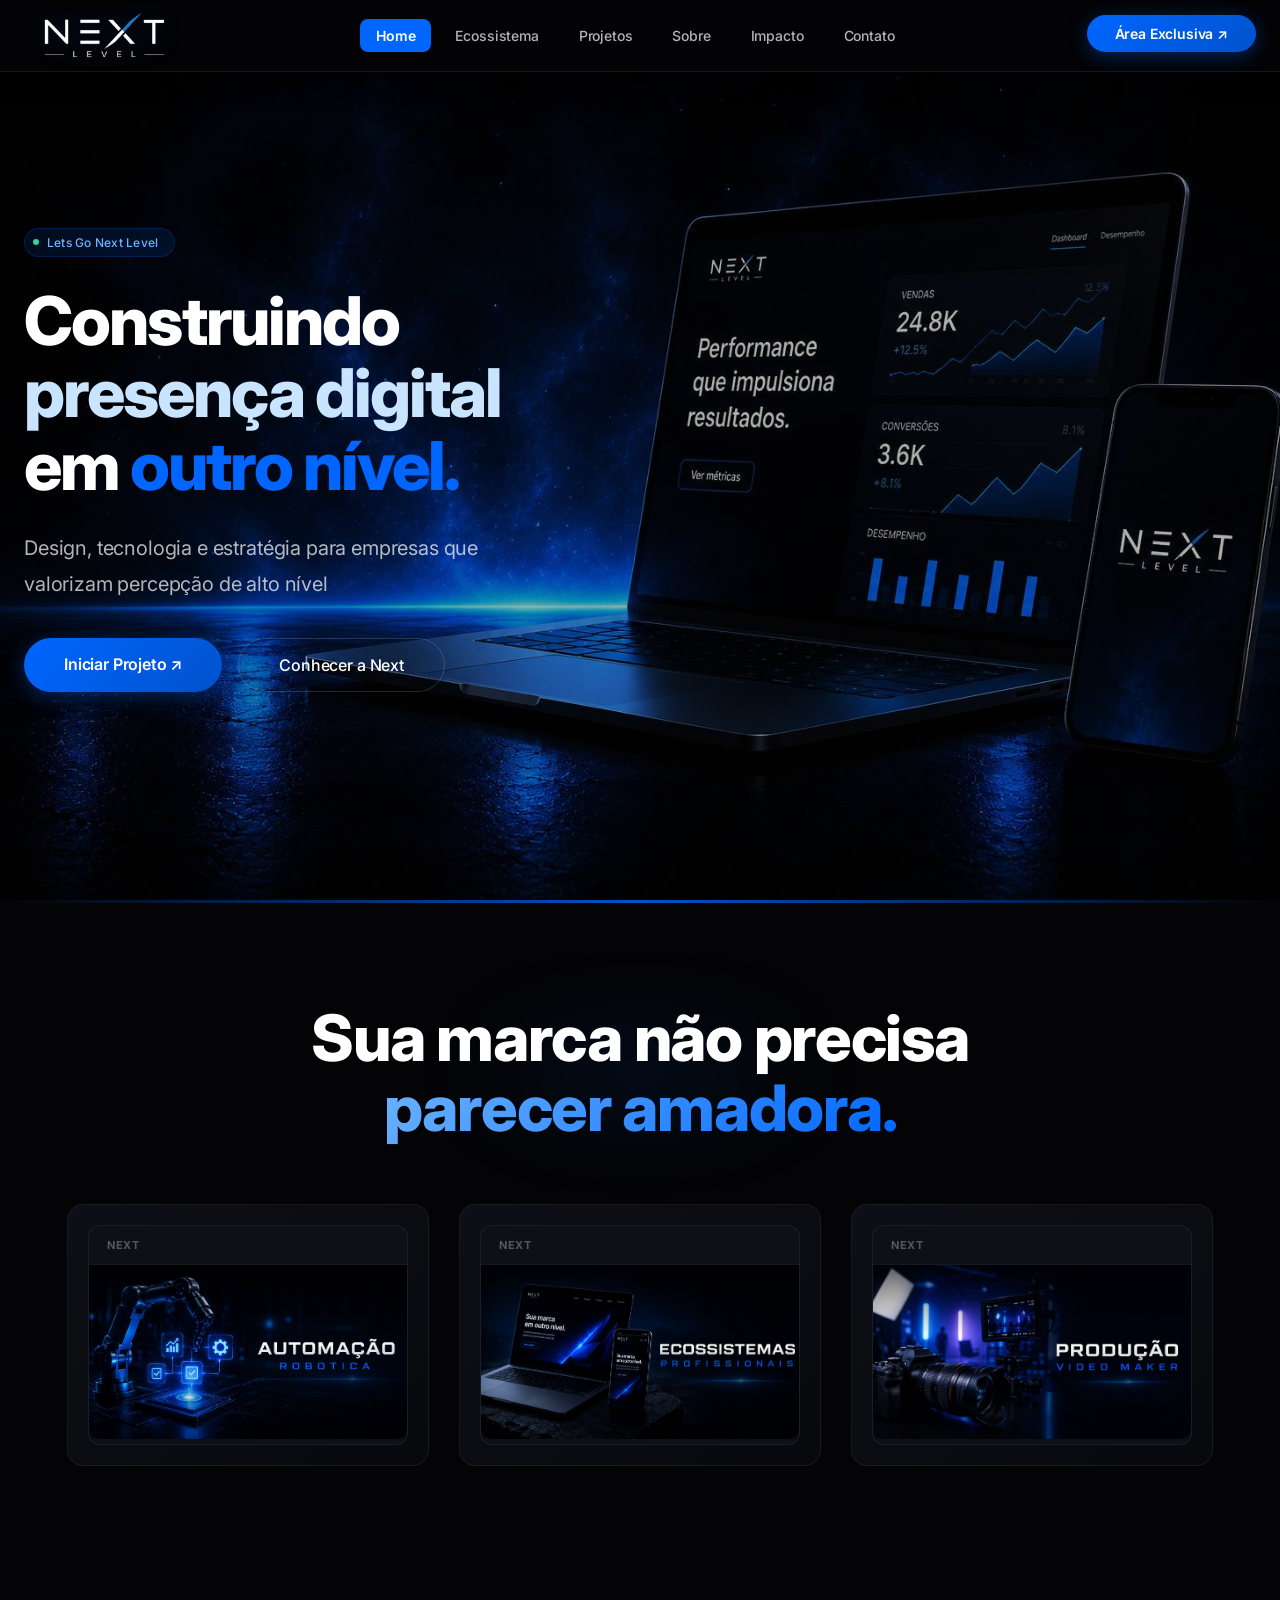
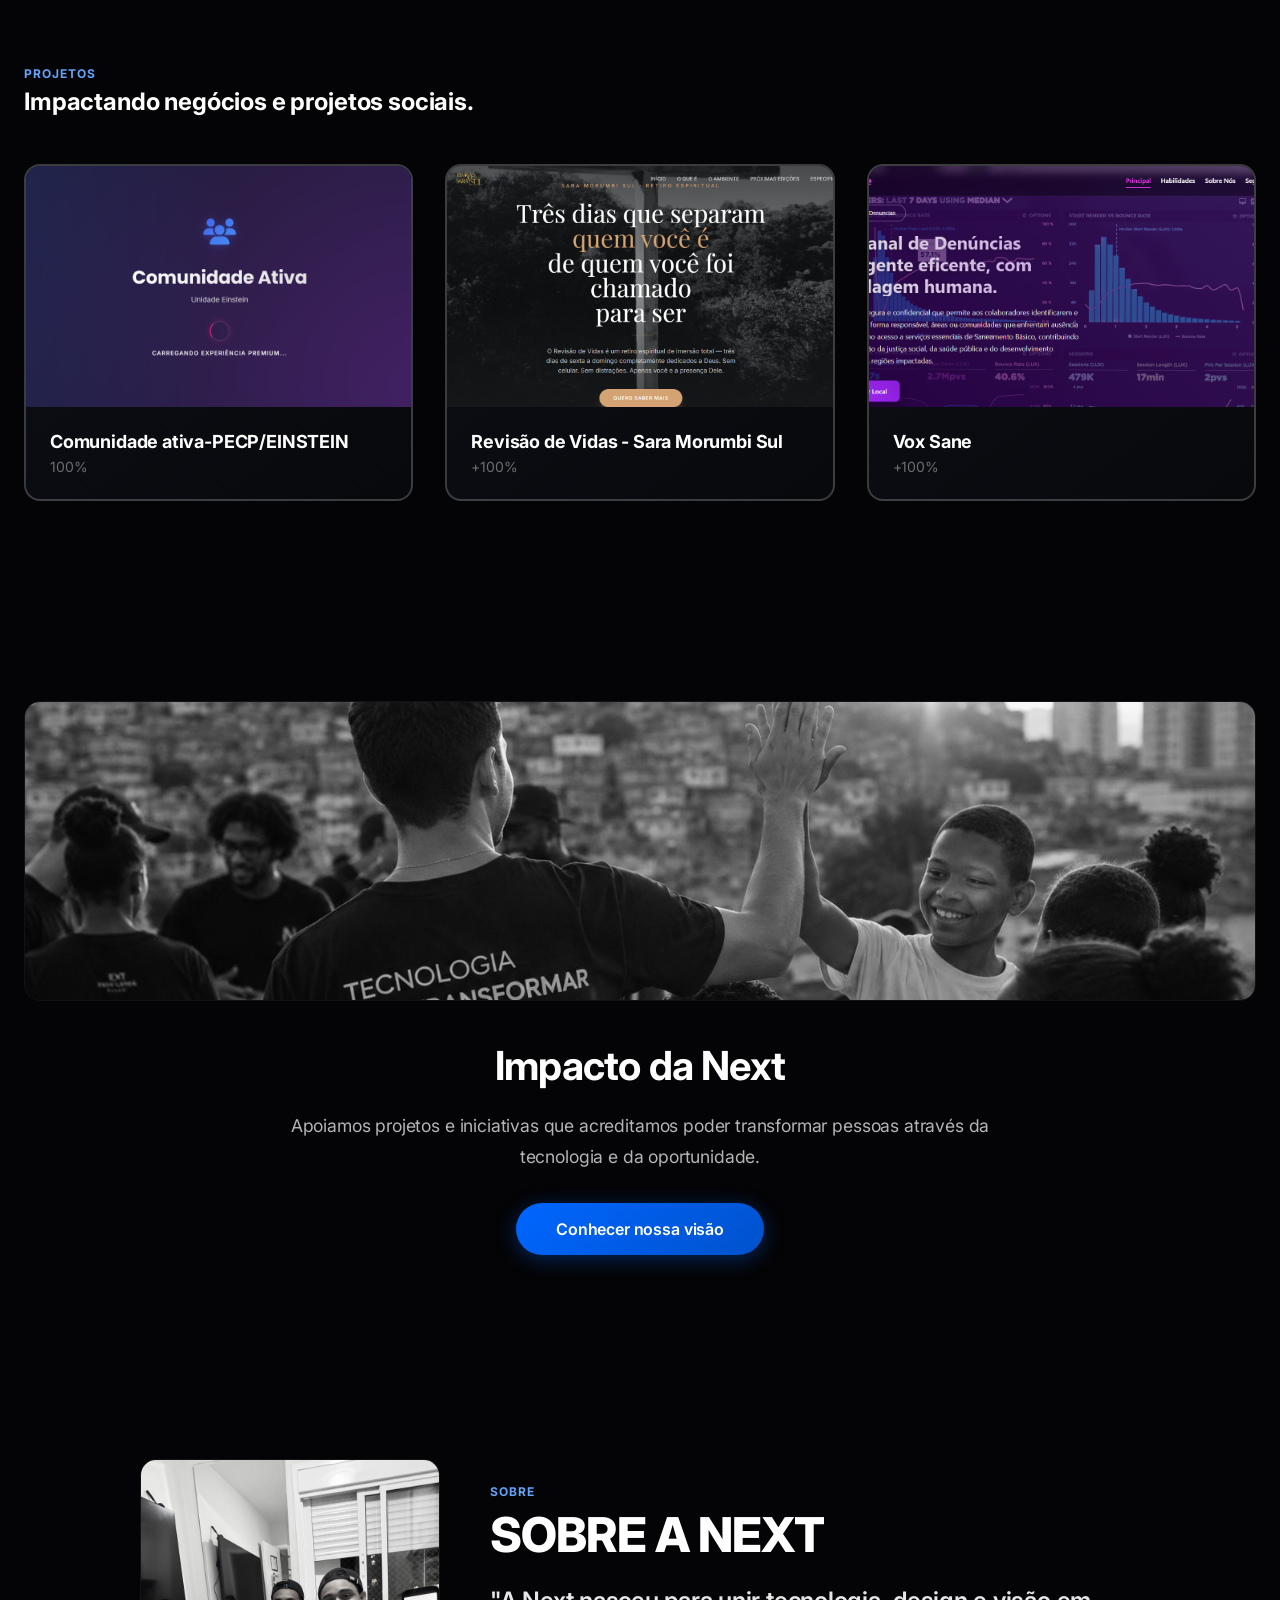
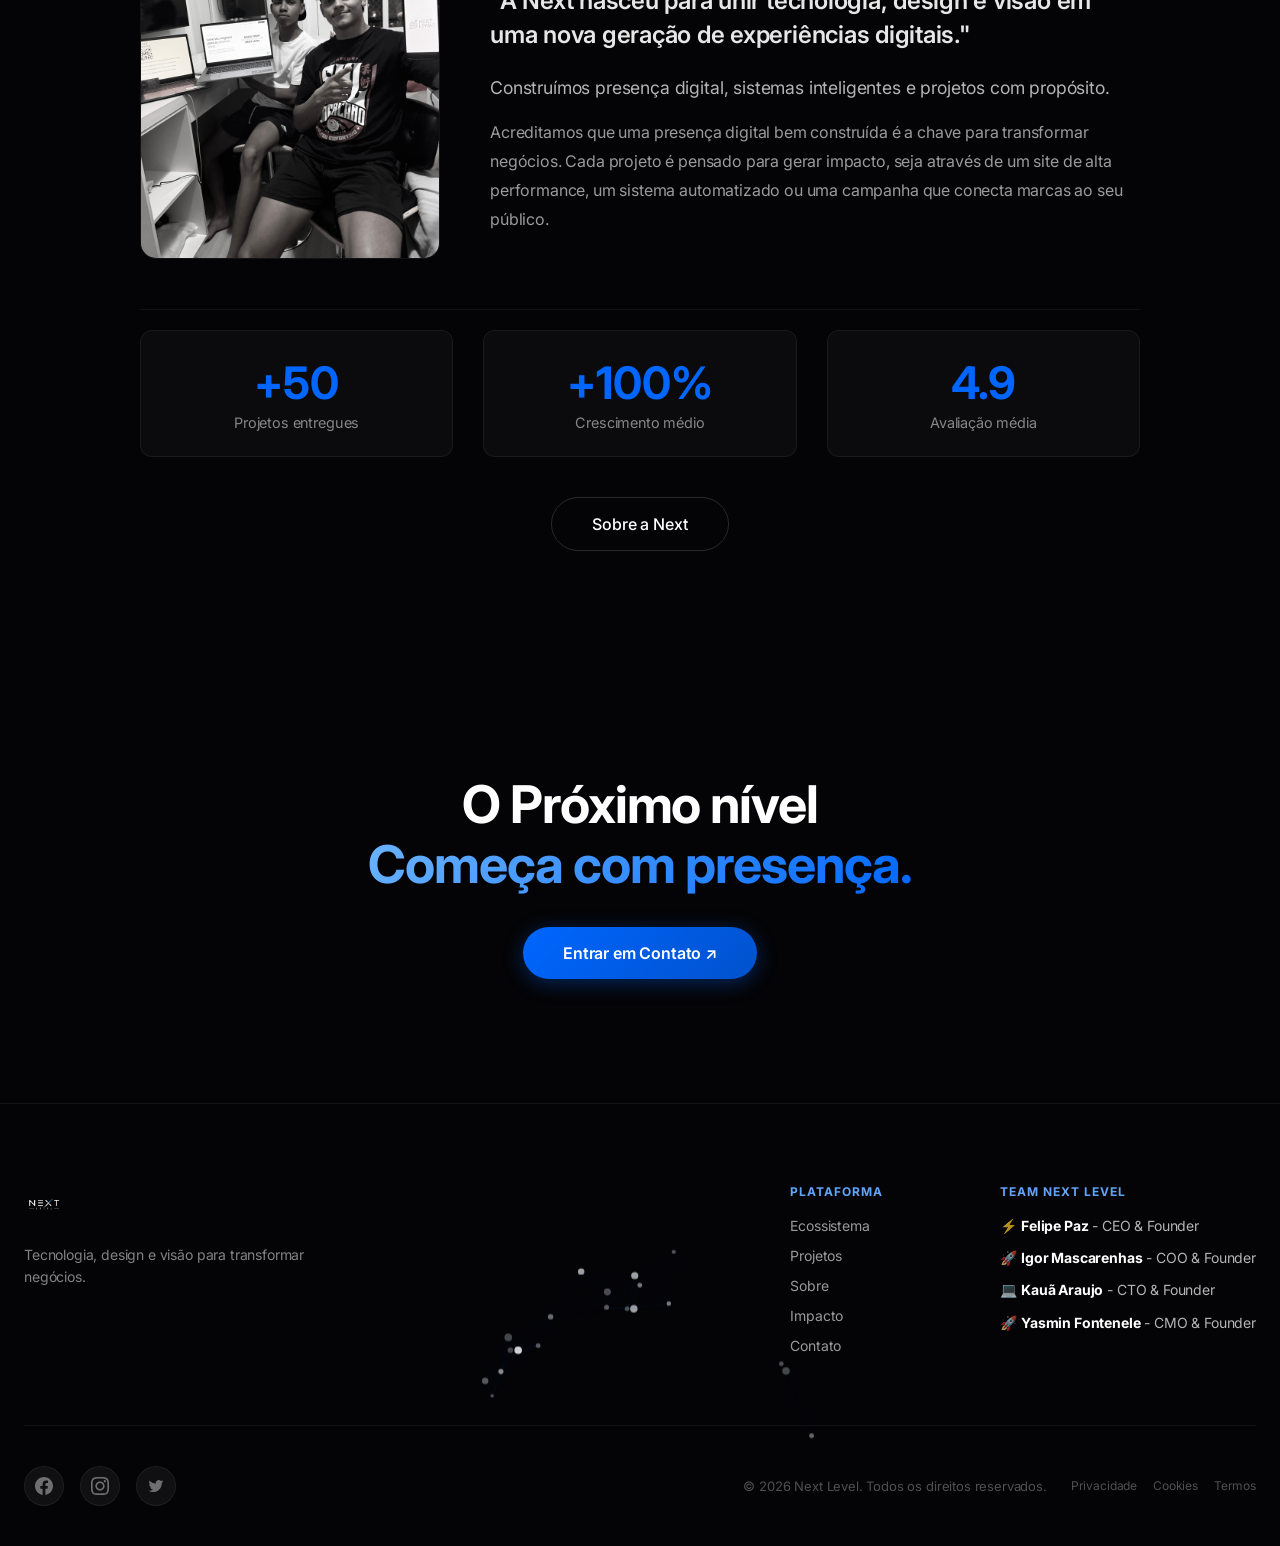
<file: index.html>
<!DOCTYPE html>
<html lang="pt-br">
<head>
    <meta charset="UTF-8">
    <meta name="viewport" content="width=device-width, initial-scale=1.0">
    <title>Next Level Group - Transformação Digital</title>
    
    <!-- Fontes Profissionais -->
    <link rel="preconnect" href="https://fonts.googleapis.com">
    <link rel="preconnect" href="https://fonts.gstatic.com" crossorigin>
    <link href="https://fonts.googleapis.com/css2?family=Inter:wght@300;400;500;600;700;800;900&display=swap" rel="stylesheet">
    
    <!-- CSS -->
    <link rel="stylesheet" href="style.css">
</head>
<body>

    <!-- NAVBAR -->
    <nav class="navbar" id="navbar">
        <div class="nav-container">
            <div class="logo-wrapper">
                <img src="nl.png" alt="Next Level Group" class="logo-img">
            </div>

            <div class="nav-links" id="navLinks">
                <a href="#servicos" class="nav-link active">Home</a>
                 <a href="eco.html" class="nav-link">Ecossistema</a>
                <a href="pro.html" class="nav-link">Projetos</a>
                <a href="sobre.html" class="nav-link">Sobre</a>
                <a href="imp.html" class="nav-link">Impacto</a>
                <a href="#con.html" class="nav-link">Contato</a>
            </div>

            <div class="nav-cta">
                <a href="#contato" class="btn-primary">Área Exclusiva ↗</a>
            </div>
            
            <button class="menu-toggle" id="menuToggle">
                <span></span>
                <span></span>
                <span></span>
            </button>
        </div>
    </nav>

    <!-- MAIN -->
    <main>
        
        <!-- HERO SECTION -->
        <section id="hero" class="hero-section reveal">
            <div class="hero-overlay-light"></div>
            
            <div class="hero-content">
                <div class="hero-text">
                    <div class="hero-badge fade-in fade-in-delay-1">
                        <span class="hero-badge-dot"></span>
                        Lets Go Next Level
                    </div>
                    
                    <h1 class="hero-title fade-in fade-in-delay-2">
                        Construindo  <br>
                        <span class="text-blue-light">presença digital</span> <br>
                        em <span class="text-brand-accent">outro nível.</span> <br>
                    </h1>
                    
                    <p class="hero-subtitle fade-in fade-in-delay-3">
                        Design, tecnologia e estratégia para empresas que valorizam percepção de alto nível
                    </p>
                    
                    <div class="hero-buttons fade-in fade-in-delay-4">
                        <a href="#contato" class="btn-primary btn-large">Iniciar Projeto ↗</a>
                        <a href="#projetos" class="btn-outline btn-large">Conhecer a Next</a>
                    </div>
                </div>
            </div>
        </section>

        <!-- LINHA AZUL -->
        <div class="divider-line"></div>

        <!-- SEÇÃO DESTAQUE (Sua marca não precisa parecer amadora) -->
        <section id="destaque" class="section-destaque reveal">
            <div class="container">
                <div class="destaque-content">
                    <h2 class="destaque-title fade-in">
                        Sua marca não precisa <br>
                        <span class="text-gradient">parecer amadora.</span>
                    </h2>
                    
                    <div class="destaque-mockups">
                        <!-- Card Esquerdo -->
                        <div class="mockup-card mockup-left fade-in fade-in-delay-1">
                            <div class="mockup-screen">
                                <div class="mockup-header-bar">
                                    <span>NEXT</span>
                                </div>
                                <div class="mockup-body">
                                    <div class="mockup-image-wrapper">
                                        <img src="f2.jpeg" alt="Inovação" class="mockup-image">
                                    </div>
                                </div>
                            </div>
                        </div>
                        
                        <!-- Card Central -->
                        <div class="mockup-card mockup-center fade-in fade-in-delay-2">
                            <div class="mockup-screen">
                                <div class="mockup-header-bar">
                                    <span>NEXT</span>
                                </div>
                                <div class="mockup-body">
                                    <div class="mockup-image-wrapper">
                                        <img src="f1.jpeg" alt="Elevando marcas" class="mockup-image">
                                    </div>
                                </div>
                            </div>
                        </div>
                        
                        <!-- Card Direito -->
                        <div class="mockup-card mockup-right fade-in fade-in-delay-3">
                            <div class="mockup-screen">
                                <div class="mockup-header-bar">
                                    <span>NEXT</span>
                                </div>
                                <div class="mockup-body">
                                    <div class="mockup-image-wrapper">
                                        <img src="f3.jpeg" alt="Excelência" class="mockup-image">
                                    </div>
                                </div>
                            </div>
                        </div>
                    </div>
                </div>
            </div>
        </section>

        <!-- SEÇÃO PROJETOS -->
        <section id="projetos" class="section-projetos reveal">
            <div class="container">
                <div class="section-header-flex fade-in">
                    <div>
                        <span class="label-tag">Projetos</span>
                        <h2 class="section-title">Impactando negócios e projetos sociais.</h2>
                    </div>
                </div>

                <div class="projetos-grid-3">
                    <!-- Projeto 1 -->
                    <a href="https://comunidadeativae.vercel.app/" target="_blank" class="projeto-card-link fade-in fade-in-delay-1">
                        <div class="projeto-card">
                            <div class="projeto-img-wrapper">
                                <div class="projeto-img">
                                    <img src="comunidade ativa.png" alt="comunidade ativa">
                                </div>
                                <div class="projeto-overlay">
                                    <span class="projeto-link-text">Ver Projeto →</span>
                                </div>
                            </div>
                            <div class="projeto-info">
                                <h4 class="projeto-title">Comunidade ativa-PECP/EINSTEIN</h4>
                                <p class="projeto-result">100%</p>
                            </div>
                        </div>
                    </a>

                    <!-- Projeto 2 -->
                    <a href="https://revisaodevidas-saramorumbisul.base44.app/" target="_blank" class="projeto-card-link fade-in fade-in-delay-2">
                        <div class="projeto-card">
                            <div class="projeto-img-wrapper">
                                <div class="projeto-img">
                                    <img src="sara.png" alt="Sara Morumbi sul">
                                </div>
                                <div class="projeto-overlay">
                                    <span class="projeto-link-text">Ver Projeto →</span>
                                </div>
                            </div>
                            <div class="projeto-info">
                                <h4 class="projeto-title">Revisão de Vidas - Sara Morumbi Sul</h4>
                                <p class="projeto-result">+100%</p>
                            </div>
                        </div>
                    </a>

                    <!-- Projeto 3 -->
                    <a href="https://voxsane.vercel.app/" target="_blank" class="projeto-card-link fade-in fade-in-delay-3">
                        <div class="projeto-card">
                            <div class="projeto-img-wrapper">
                                <div class="projeto-img">
                                    <img src="vox.png" alt="Vox Sane">
                                </div>
                                <div class="projeto-overlay">
                                    <span class="projeto-link-text">Ver Projeto →</span>
                                </div>
                            </div>
                            <div class="projeto-info">
                                <h4 class="projeto-title">Vox Sane</h4>
                                <p class="projeto-result">+100%</p>
                            </div>
                        </div>
                    </a>
                </div>
            </div>
        </section>

        <!-- SEÇÃO IMPACTO DA NEXT -->
        <section id="impacto" class="section-impacto reveal">
            <div class="container">
                <div class="impacto-content">
                    <!-- Imagem horizontal no topo -->
                    <div class="impacto-image-wrapper fade-in">
                        <img src="impacto.jpeg" alt="Impacto da Next" class="impacto-image">
                    </div>
                    
                    <!-- Texto abaixo -->
                    <div class="impacto-text-wrapper fade-in fade-in-delay-1">
                        <h2 class="impacto-title">Impacto da Next</h2>
                        <p class="impacto-desc">
                            Apoiamos projetos e iniciativas que acreditamos poder transformar pessoas através da tecnologia e da oportunidade.
                        </p>
                        <a href="#" class="btn-primary btn-large impacto-btn">Conhecer nossa visão</a>
                    </div>
                </div>
            </div>
        </section>

        <!-- SEÇÃO SOBRE A NEXT -->
        <section id="sobre" class="section-sobre reveal">
            <div class="container">
                <div class="sobre-content">
                    <div class="sobre-flex">
                        <!-- Imagem vertical à esquerda -->
                        <div class="sobre-image-wrapper fade-in">
                            <img src="kf.jpeg" alt="Sobre a Next" class="sobre-image">
                        </div>
                        
                        <!-- Texto à direita -->
                        <div class="sobre-text-wrapper fade-in fade-in-delay-1">
                            <div class="sobre-header">
                                <span class="label-tag">Sobre</span>
                                <h2 class="sobre-title">SOBRE A NEXT</h2>
                            </div>
                            
                            <div class="sobre-headline-wrapper">
                                <p class="sobre-headline">
                                    "A Next nasceu para unir tecnologia, design e visão em uma nova geração de experiências digitais."
                                </p>
                            </div>
                            
                            <p class="sobre-desc">
                                Construímos presença digital, sistemas inteligentes e projetos com propósito.
                            </p>
                            
                            <p class="sobre-desc-extra">
                                Acreditamos que uma presença digital bem construída é a chave para transformar negócios. Cada projeto é pensado para gerar impacto, seja através de um site de alta performance, um sistema automatizado ou uma campanha que conecta marcas ao seu público.
                            </p>
                        </div>
                    </div>
                    
                    <!-- Números de projetos entregues abaixo da foto e do texto -->
                    <div class="sobre-numbers-wrapper fade-in fade-in-delay-2">
                        <div class="sobre-info-grid">
                            <div class="sobre-info-item">
                                <div class="sobre-info-number">+50</div>
                                <div class="sobre-info-label">Projetos entregues</div>
                            </div>
                            <div class="sobre-info-item">
                                <div class="sobre-info-number">+100%</div>
                                <div class="sobre-info-label">Crescimento médio</div>
                            </div>
                            <div class="sobre-info-item">
                                <div class="sobre-info-number">4.9</div>
                                <div class="sobre-info-label">Avaliação média</div>
                            </div>
                        </div>
                        
                        <!-- Botão abaixo dos números -->
                        <div class="sobre-btn-wrapper">
                            <a href="#" class="btn-outline btn-large sobre-btn">Sobre a Next</a>
                        </div>
                    </div>
                </div>
            </div>
        </section>

        <!-- CTA FINAL -->
        <section id="contato" class="section-cta reveal">
            <div class="container text-center">
                <h2 class="cta-title fade-in">
                    O Próximo nível<br>
                    <span class="text-gradient">Começa com presença.</span>
                </h2>
                <a href="#" class="btn-primary btn-large fade-in fade-in-delay-1">Entrar em Contato ↗</a>
            </div>
        </section>

    </main>

    <!-- FOOTER -->
    <footer class="footer reveal">
        <!-- Canvas de partículas -->
        <canvas id="particles-canvas"></canvas>
        
        <div class="container footer-container">
            <div class="footer-main">
                <div class="footer-brand fade-in">
                    <img src="nl.png" alt="Next Level Group" class="footer-logo">
                    <p class="footer-brand-desc">
                        Tecnologia, design e visão para transformar negócios.
                    </p>
                </div>
                
                <div class="footer-links">
                    <div class="footer-column fade-in fade-in-delay-1">
                        <h4 class="footer-column-title">Plataforma</h4>
                        <ul class="footer-list">
                            <li><a href="#ecossistema" class="footer-link">Ecossistema</a></li>
                            <li><a href="#projetos" class="footer-link">Projetos</a></li>
                            <li><a href="#sobre" class="footer-link">Sobre</a></li>
                            <li><a href="#impacto" class="footer-link">Impacto</a></li>
                            <li><a href="#contato" class="footer-link">Contato</a></li>
                        </ul>
                    </div>
                    
                    <div class="footer-column fade-in fade-in-delay-2">
                        <h4 class="footer-column-title">Team Next Level</h4>
                        <ul class="footer-list">
                            <li class="footer-team-item">⚡ <strong>Felipe Paz</strong> - CEO & Founder</li>
                            <li class="footer-team-item">🚀 <strong>Igor Mascarenhas</strong> - COO & Founder</li>
                            <li class="footer-team-item">💻 <strong>Kauã Araujo</strong> - CTO & Founder</li>
                            <li class="footer-team-item">🚀 <strong>Yasmin Fontenele</strong> - CMO & Founder</li>
                        </ul>
                    </div>
                </div>
            </div>
            
            <div class="footer-bottom fade-in fade-in-delay-3">
                <div class="footer-social">
                    <a href="#" class="social-link">
                        <svg class="social-icon" fill="currentColor" viewBox="0 0 24 24"><path d="M24 12.073c0-6.627-5.373-12-12-12s-12 5.373-12 12c0 5.99 4.388 10.954 10.125 11.854v-8.385H7.078v-3.47h3.047V9.43c0-3.007 1.792-4.669 4.533-4.669 1.312 0 2.686.235 2.686.235v2.953H15.83c-1.491 0-1.956.925-1.956 1.874v2.25h3.328l-.532 3.47h-2.796v8.385C19.612 23.027 24 18.062 24 12.073z"/></svg>
                    </a>
                    <a href="#" class="social-link">
                        <svg class="social-icon" fill="currentColor" viewBox="0 0 24 24"><path d="M12 2.163c3.204 0 3.584.012 4.85.07 3.252.148 4.771 1.691 4.919 4.919.058 1.265.069 1.645.069 4.849 0 3.205-.012 3.584-.069 4.849-.149 3.225-1.664 4.771-4.919 4.919-1.266.058-1.644.07-4.85.07-3.204 0-3.584-.012-4.849-.07-3.26-.149-4.771-1.699-4.919-4.92-.058-1.265-.07-1.644-.07-4.849 0-3.204.013-3.583.07-4.849.149-3.227 1.664-4.771 4.919-4.919 1.266-.057 1.645-.069 4.849-.069zm0-2.163c-3.259 0-3.667.014-4.947.072-4.358.2-6.78 2.618-6.98 6.98-.059 1.281-.073 1.689-.073 4.948 0 3.259.014 3.668.072 4.948.2 4.358 2.618 6.78 6.98 6.98 1.281.058 1.689.072 4.948.072 3.259 0 3.668-.014 4.948-.072 4.354-.2 6.782-2.618 6.979-6.98.059-1.28.073-1.689.073-4.948 0-3.259-.014-3.667-.072-4.947-.196-4.354-2.617-6.78-6.979-6.98-1.281-.059-1.69-.073-4.949-.073zm0 5.838c-3.403 0-6.162 2.759-6.162 6.162s2.759 6.163 6.162 6.163 6.162-2.759 6.162-6.163c0-3.403-2.759-6.162-6.162-6.162zm0 10.162c-2.209 0-4-1.79-4-4 0-2.209 1.791-4 4-4s4 1.791 4 4c0 2.21-1.791 4-4 4zm6.406-11.845c-.796 0-1.441.645-1.441 1.44s.645 1.44 1.441 1.44c.795 0 1.439-.645 1.439-1.44s-.644-1.44-1.439-1.44z"/></svg>
                    </a>
                    <a href="#" class="social-link">
                        <svg class="social-icon" fill="currentColor" viewBox="0 0 24 24"><path d="M19.633 7.997c.013.175.013.349.013.523 0 5.325-4.053 11.461-11.46 11.461-2.282 0-4.402-.661-6.186-1.809.324.037.636.05.973.05 1.883 0 3.616-.636 5.001-1.721-1.771-.037-3.257-1.205-3.776-2.805.247.037.497.062.749.062.358 0 .706-.05 1.04-.137-1.843-.373-3.23-1.997-3.23-3.953 0-.05 0-.1.012-.149.544.299 1.16.482 1.822.499-1.07-.711-1.773-1.92-1.773-3.297 0-.737.195-1.424.544-2.025 1.988 2.442 4.962 4.048 8.319 4.22-.076-.302-.112-.613-.112-.936 0-2.263 1.833-4.099 4.099-4.099 1.177 0 2.244.496 2.992 1.291.93-.181 1.808-.523 2.602-.996-.299.934-.936 1.721-1.771 2.22.833-.098 1.623-.323 2.361-.658-.551.825-1.246 1.555-2.049 2.139z"/></svg>
                    </a>
                </div>
                
                <div class="footer-legal">
                    <span class="footer-copy">© 2026 Next Level. Todos os direitos reservados.</span>
                    <div class="footer-legal-links">
                        <a href="#" class="footer-legal-link">Privacidade</a>
                        <a href="#" class="footer-legal-link">Cookies</a>
                        <a href="#" class="footer-legal-link">Termos</a>
                    </div>
                </div>
            </div>
        </div>
    </footer>

    <!-- JavaScript -->
    <script src="script.js"></script>
</body>
</html>
</file>
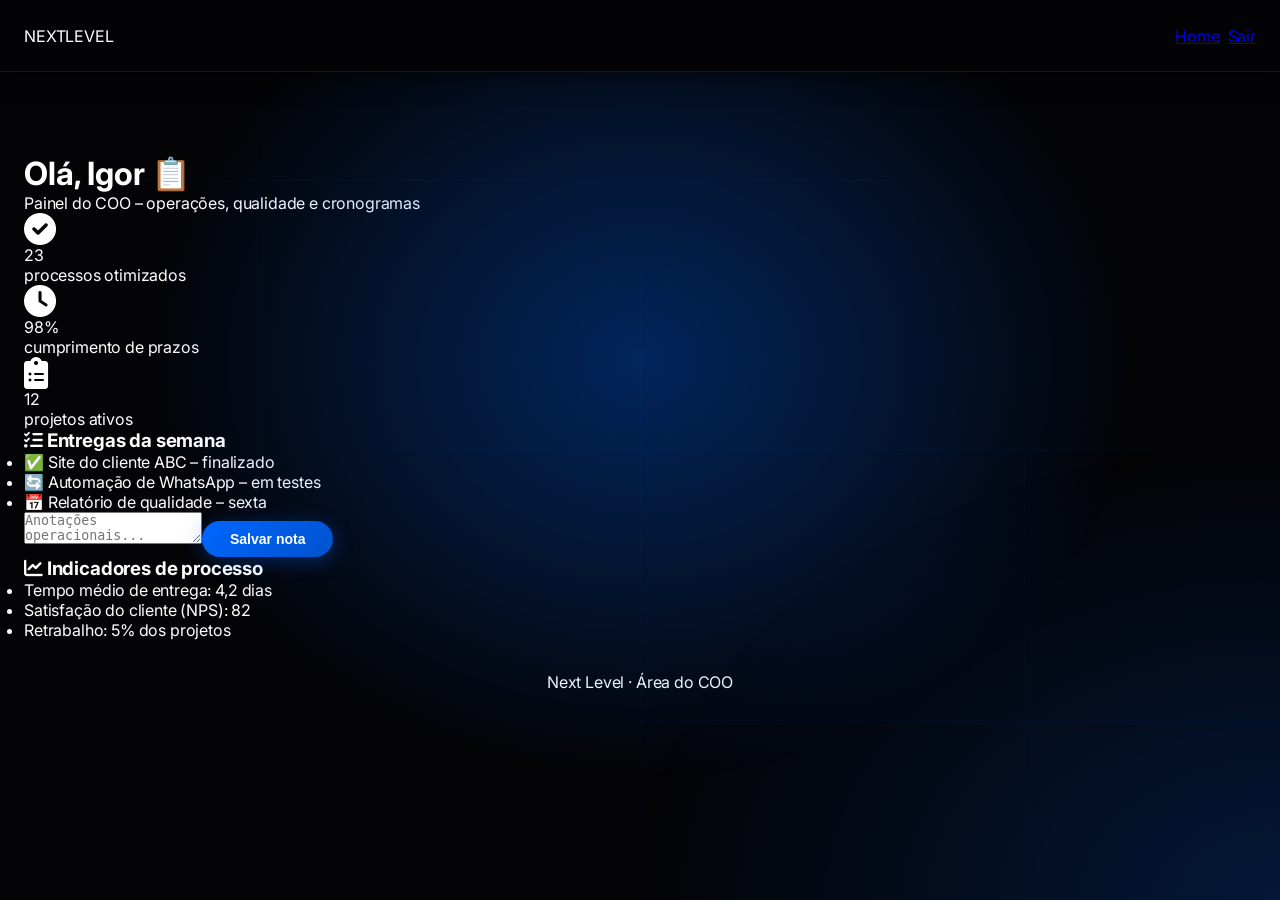
<file: igor.html>
<!DOCTYPE html>
<html lang="pt-br">
<head><meta charset="UTF-8"><meta name="viewport" content="width=device-width, initial-scale=1.0"><title>Igor · COO Next Level</title><link href="https://fonts.googleapis.com/css2?family=Inter:opsz,wght@300;400;600;700;800&display=swap" rel="stylesheet"><link rel="stylesheet" href="https://cdnjs.cloudflare.com/ajax/libs/font-awesome/6.0.0-beta3/css/all.min.css"><link rel="stylesheet" href="style.css"></head>
<body>
<canvas id="orbCanvas"></canvas>
<nav class="navbar"><div class="container nav-container"><div class="logo">NEXT<span>LEVEL</span></div><div class="nav-links"><a href="index.html">Home</a><a href="#" id="logoutLink">Sair</a></div></div></nav>
<main class="container founder-dashboard">
<div class="dashboard-header"><h1>Olá, <span class="gradient-text">Igor</span> 📋</h1><p>Painel do COO – operações, qualidade e cronogramas</p></div>
<div class="kpi-grid"><div class="kpi-card"><i class="fas fa-check-circle fa-2x"></i><div class="kpi-number">23</div><div>processos otimizados</div></div><div class="kpi-card"><i class="fas fa-clock fa-2x"></i><div class="kpi-number">98%</div><div>cumprimento de prazos</div></div><div class="kpi-card"><i class="fas fa-clipboard-list fa-2x"></i><div class="kpi-number">12</div><div>projetos ativos</div></div></div>
<div class="section-card"><h3><i class="fas fa-tasks"></i> Entregas da semana</h3><ul><li>✅ Site do cliente ABC – finalizado</li><li>🔄 Automação de WhatsApp – em testes</li><li>📅 Relatório de qualidade – sexta</li></ul><textarea rows="2" placeholder="Anotações operacionais..."></textarea><button class="btn-primary btn-sm" onclick="salvarNota(this)">Salvar nota</button></div>
<div class="section-card"><h3><i class="fas fa-chart-line"></i> Indicadores de processo</h3><ul><li>Tempo médio de entrega: 4,2 dias</li><li>Satisfação do cliente (NPS): 82</li><li>Retrabalho: 5% dos projetos</li></ul></div>
</main>
<footer style="text-align:center; padding:2rem;"><p>Next Level · Área do COO</p></footer>
<script>function salvarNota(btn){alert("Nota salva: "+btn.previousElementSibling.value.substring(0,50));} document.getElementById('logoutLink')?.addEventListener('click',(e)=>{e.preventDefault();window.location.href='index.html';});</script><script src="script.js"></script>
</body>
</html>
</file>
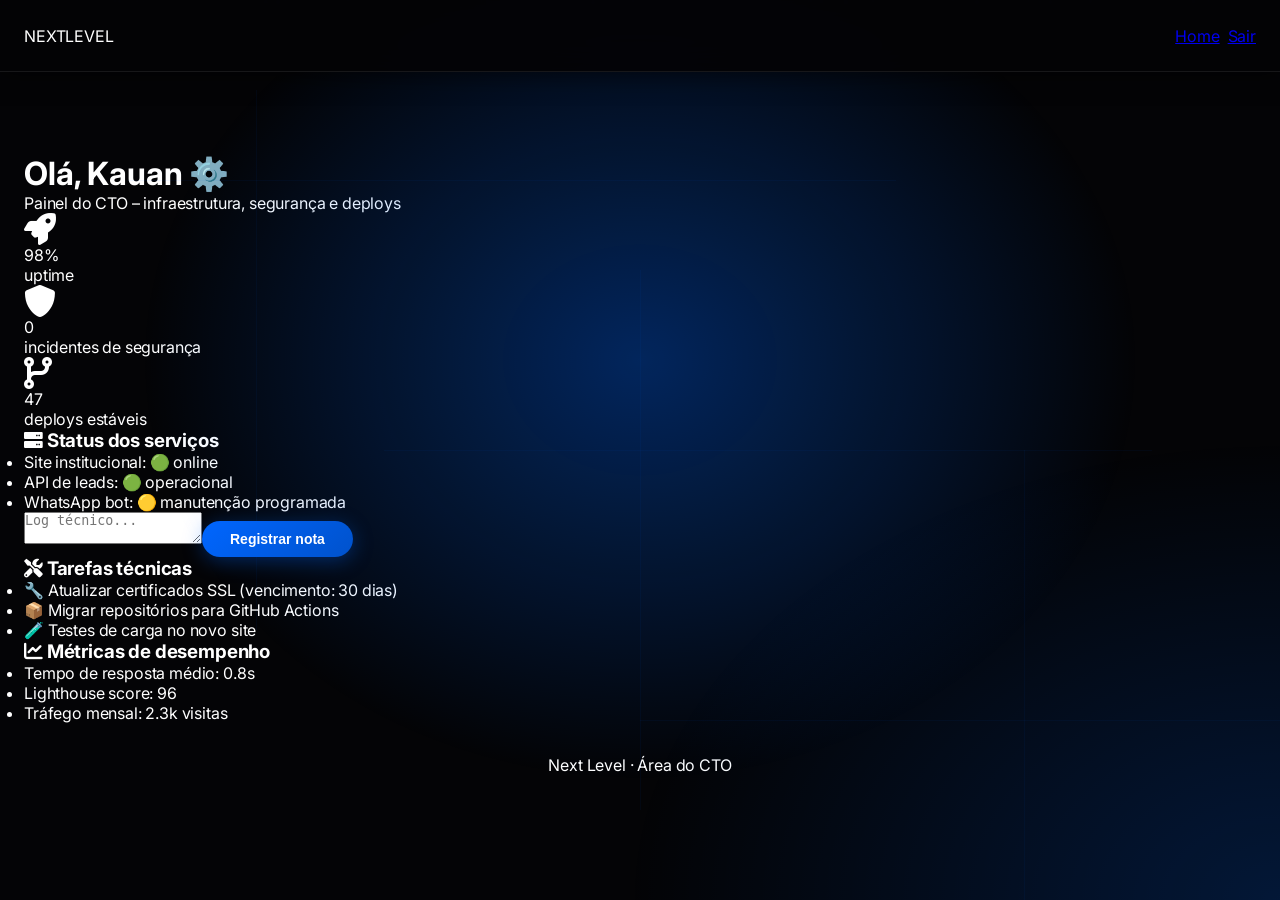
<file: kauan.html>
<!DOCTYPE html>
<html lang="pt-br">
<head><meta charset="UTF-8"><meta name="viewport" content="width=device-width, initial-scale=1.0"><title>Kauan · CTO Next Level</title><link href="https://fonts.googleapis.com/css2?family=Inter:opsz,wght@300;400;600;700;800&display=swap" rel="stylesheet"><link rel="stylesheet" href="https://cdnjs.cloudflare.com/ajax/libs/font-awesome/6.0.0-beta3/css/all.min.css"><link rel="stylesheet" href="style.css"></head>
<body>
<canvas id="orbCanvas"></canvas>
<nav class="navbar"><div class="container nav-container"><div class="logo">NEXT<span>LEVEL</span></div><div class="nav-links"><a href="index.html">Home</a><a href="#" id="logoutLink">Sair</a></div></div></nav>
<main class="container founder-dashboard">
<div class="dashboard-header"><h1>Olá, <span class="gradient-text">Kauan</span> ⚙️</h1><p>Painel do CTO – infraestrutura, segurança e deploys</p></div>
<div class="kpi-grid"><div class="kpi-card"><i class="fas fa-rocket fa-2x"></i><div class="kpi-number">98%</div><div>uptime</div></div><div class="kpi-card"><i class="fas fa-shield-alt fa-2x"></i><div class="kpi-number">0</div><div>incidentes de segurança</div></div><div class="kpi-card"><i class="fas fa-code-branch fa-2x"></i><div class="kpi-number">47</div><div>deploys estáveis</div></div></div>
<div class="section-card"><h3><i class="fas fa-server"></i> Status dos serviços</h3><ul><li>Site institucional: 🟢 online</li><li>API de leads: 🟢 operacional</li><li>WhatsApp bot: 🟡 manutenção programada</li></ul><textarea rows="2" placeholder="Log técnico..."></textarea><button class="btn-primary btn-sm" onclick="salvarNota(this)">Registrar nota</button></div>
<div class="section-card"><h3><i class="fas fa-tools"></i> Tarefas técnicas</h3><ul><li>🔧 Atualizar certificados SSL (vencimento: 30 dias)</li><li>📦 Migrar repositórios para GitHub Actions</li><li>🧪 Testes de carga no novo site</li></ul></div>
<div class="section-card"><h3><i class="fas fa-chart-line"></i> Métricas de desempenho</h3><ul><li>Tempo de resposta médio: 0.8s</li><li>Lighthouse score: 96</li><li>Tráfego mensal: 2.3k visitas</li></ul></div>
</main>
<footer style="text-align:center; padding:2rem;"><p>Next Level · Área do CTO</p></footer>
<script>function salvarNota(btn){alert("Log registrado: "+btn.previousElementSibling.value.substring(0,50));} document.getElementById('logoutLink')?.addEventListener('click',(e)=>{e.preventDefault();window.location.href='index.html';});</script><script src="script.js"></script>
</body>
</html>
</file>
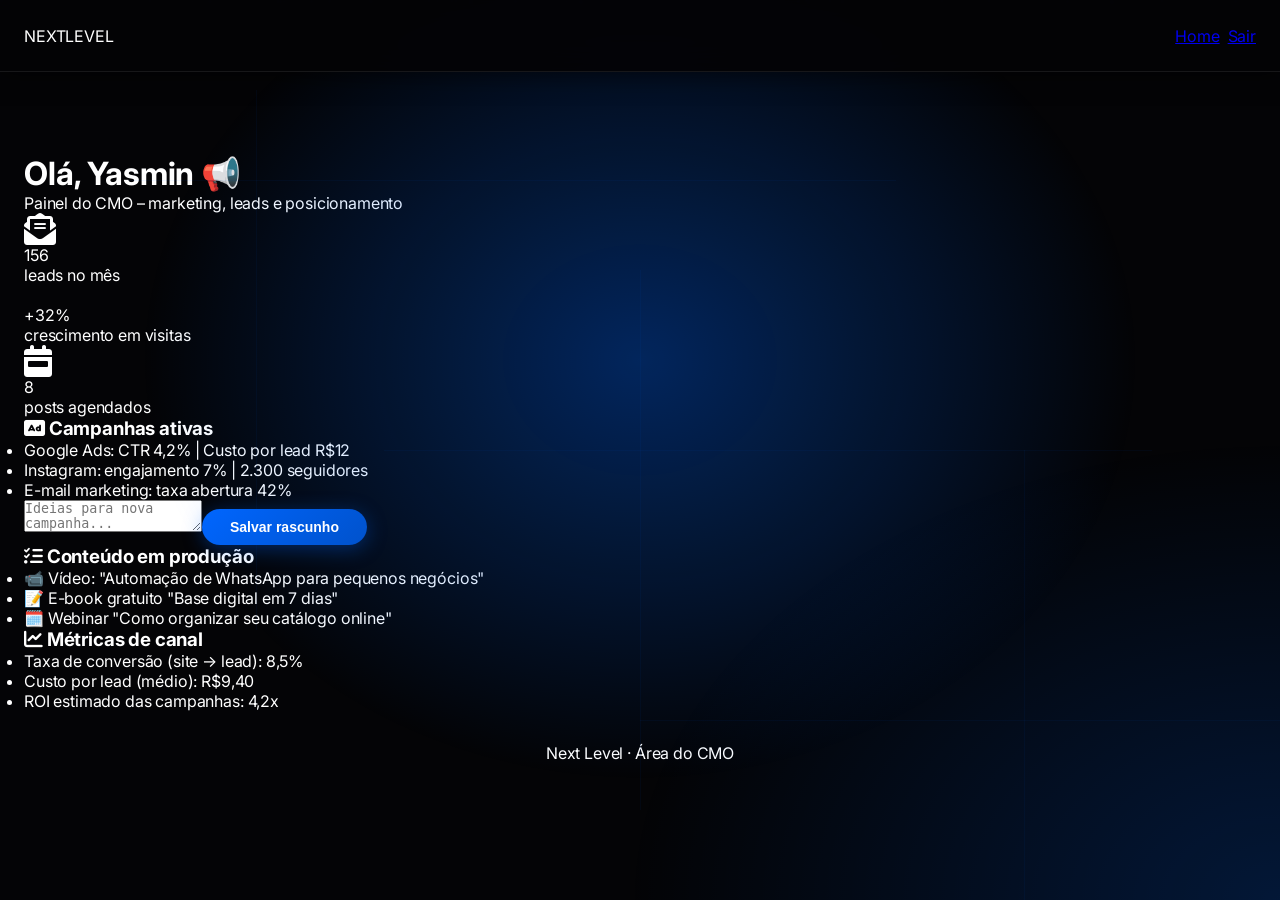
<file: yasmin.html>
<!DOCTYPE html>
<html lang="pt-br">
<head><meta charset="UTF-8"><meta name="viewport" content="width=device-width, initial-scale=1.0"><title>Yasmin · CMO Next Level</title><link href="https://fonts.googleapis.com/css2?family=Inter:opsz,wght@300;400;600;700;800&display=swap" rel="stylesheet"><link rel="stylesheet" href="https://cdnjs.cloudflare.com/ajax/libs/font-awesome/6.0.0-beta3/css/all.min.css"><link rel="stylesheet" href="style.css"></head>
<body>
<canvas id="orbCanvas"></canvas>
<nav class="navbar"><div class="container nav-container"><div class="logo">NEXT<span>LEVEL</span></div><div class="nav-links"><a href="index.html">Home</a><a href="#" id="logoutLink">Sair</a></div></div></nav>
<main class="container founder-dashboard">
<div class="dashboard-header"><h1>Olá, <span class="gradient-text">Yasmin</span> 📢</h1><p>Painel do CMO – marketing, leads e posicionamento</p></div>
<div class="kpi-grid"><div class="kpi-card"><i class="fas fa-envelope-open-text fa-2x"></i><div class="kpi-number">156</div><div>leads no mês</div></div><div class="kpi-card"><i class="fas fa-chart-simple fa-2x"></i><div class="kpi-number">+32%</div><div>crescimento em visitas</div></div><div class="kpi-card"><i class="fas fa-calendar-week fa-2x"></i><div class="kpi-number">8</div><div>posts agendados</div></div></div>
<div class="section-card"><h3><i class="fas fa-ad"></i> Campanhas ativas</h3><ul><li>Google Ads: CTR 4,2% | Custo por lead R$12</li><li>Instagram: engajamento 7% | 2.300 seguidores</li><li>E-mail marketing: taxa abertura 42%</li></ul><textarea rows="2" placeholder="Ideias para nova campanha..."></textarea><button class="btn-primary btn-sm" onclick="salvarNota(this)">Salvar rascunho</button></div>
<div class="section-card"><h3><i class="fas fa-tasks"></i> Conteúdo em produção</h3><ul><li>📹 Vídeo: "Automação de WhatsApp para pequenos negócios"</li><li>📝 E-book gratuito "Base digital em 7 dias"</li><li>🗓️ Webinar "Como organizar seu catálogo online"</li></ul></div>
<div class="section-card"><h3><i class="fas fa-chart-line"></i> Métricas de canal</h3><ul><li>Taxa de conversão (site → lead): 8,5%</li><li>Custo por lead (médio): R$9,40</li><li>ROI estimado das campanhas: 4,2x</li></ul></div>
</main>
<footer style="text-align:center; padding:2rem;"><p>Next Level · Área do CMO</p></footer>
<script>function salvarNota(btn){alert("Rascunho salvo: "+btn.previousElementSibling.value.substring(0,50));} document.getElementById('logoutLink')?.addEventListener('click',(e)=>{e.preventDefault();window.location.href='index.html';});</script><script src="script.js"></script>
</body>
</html>
</file>
<file: style.css>
/* ========== RESET & BASE ========== */
* {
    margin: 0;
    padding: 0;
    box-sizing: border-box;
}

body {
    font-family: 'Inter', 'SF Pro Display', -apple-system, BlinkMacSystemFont, 'Segoe UI', Roboto, sans-serif;
    background-color: #040406;
    color: #ffffff;
    overflow-x: hidden;
    -webkit-font-smoothing: antialiased;
    -moz-osx-font-smoothing: grayscale;
    letter-spacing: -0.01em;
    position: relative;
}

.container {
    max-width: 1280px;
    margin: 0 auto;
    padding: 0 24px;
}

/* ========== EFEITO AZUL GLOBAL ========== */
body::before {
    content: '';
    position: fixed;
    top: 0;
    left: 0;
    width: 100vw;
    height: 100vh;
    background: radial-gradient(ellipse at 50% 40%, rgba(0, 102, 255, 0.35), transparent 55%);
    pointer-events: none;
    z-index: 0;
    animation: breathe-glow 6s ease-in-out infinite;
}

body::after {
    content: '';
    position: fixed;
    bottom: 0;
    right: 0;
    width: 60vw;
    height: 60vh;
    background: radial-gradient(ellipse at bottom right, rgba(0, 102, 255, 0.20), transparent 60%);
    pointer-events: none;
    z-index: 0;
}

@keyframes breathe-glow {
    0%, 100% { opacity: 0.8; transform: scale(1); }
    50% { opacity: 1; transform: scale(1.05); }
}

/* Garante que todo o conteúdo fique acima do efeito azul */
.hero-section,
.section-destaque,
.section-projetos,
.section-impacto,
.section-sobre,
.section-cta,
.footer {
    position: relative;
    z-index: 1;
}

/* ========== VARIÁVEIS ========== */
:root {
    --brand-dark: #040406;
    --brand-darker: #020203;
    --brand-accent: #0066FF;
    --brand-accent-hover: #0052CC;
    --brand-blue-light: #6CB4FF;
    --gray-700: #374151;
    --gray-800: #1F2937;
    --gray-900: #111827;
    --glow-blue: rgba(0, 102, 255, 0.15);
    --border-glow: rgba(0, 102, 255, 0.3);
}

/* ========== NAVBAR ========== */
.navbar {
    position: fixed;
    top: 0;
    left: 0;
    width: 100%;
    background: rgba(4, 4, 6, 0.95);
    backdrop-filter: blur(20px) saturate(180%);
    -webkit-backdrop-filter: blur(20px) saturate(180%);
    border-bottom: 1px solid rgba(255, 255, 255, 0.08);
    z-index: 1000;
    height: 72px;
    display: flex;
    align-items: center;
    box-shadow: 0 4px 20px rgba(0, 0, 0, 0.5);
    transition: all 0.3s ease;
}

.navbar.scrolled {
    background: rgba(4, 4, 6, 0.98);
    box-shadow: 0 8px 32px rgba(0, 0, 0, 0.6);
}

.nav-container {
    max-width: 1280px;
    margin: 0 auto;
    padding: 0 24px;
    width: 100%;
    display: flex;
    justify-content: space-between;
    align-items: center;
}

.logo-wrapper {
    display: flex;
    align-items: center;
}

.logo-img {
    height: 160px;
    width: auto;
    filter: drop-shadow(0 0 12px rgba(0, 102, 255, 0.2));
}

.nav-links {
    display: flex;
    gap: 8px;
}

.nav-link {
    color: rgba(255, 255, 255, 0.7);
    text-decoration: none;
    font-size: 14px;
    font-weight: 500;
    padding: 8px 16px;
    border-radius: 8px;
    transition: all 0.3s ease;
}

.nav-link:hover {
    color: #ffffff;
    background: rgba(255, 255, 255, 0.05);
}

.nav-link.active {
    color: #ffffff;
    background: var(--brand-accent); /* Azul */
    font-weight: 600;
}

.btn-primary {
    background: linear-gradient(135deg, #0066FF 0%, #0052CC 100%);
    color: #ffffff;
    padding: 10px 28px;
    border-radius: 50px;
    text-decoration: none;
    font-size: 14px;
    font-weight: 600;
    transition: all 0.3s cubic-bezier(0.16, 1, 0.3, 1);
    box-shadow: 0 4px 20px rgba(0, 102, 255, 0.35);
    display: inline-block;
    position: relative;
    overflow: hidden;
    border: none;
    cursor: pointer;
}

.btn-primary::before {
    content: '';
    position: absolute;
    top: 0;
    left: -100%;
    width: 100%;
    height: 100%;
    background: linear-gradient(90deg, transparent, rgba(255, 255, 255, 0.15), transparent);
    transition: left 0.6s ease;
}

.btn-primary:hover {
    transform: translateY(-3px) scale(1.02);
    box-shadow: 0 8px 32px rgba(0, 102, 255, 0.5);
}

.btn-primary:hover::before {
    left: 100%;
}

.btn-primary:active {
    transform: translateY(0px) scale(0.98);
}

.btn-large {
    padding: 16px 40px;
    font-size: 16px;
}

.btn-outline {
    background: transparent;
    border: 1.5px solid rgba(255, 255, 255, 0.15);
    color: #ffffff;
    padding: 16px 40px;
    border-radius: 50px;
    text-decoration: none;
    font-size: 16px;
    font-weight: 500;
    transition: all 0.3s cubic-bezier(0.16, 1, 0.3, 1);
    position: relative;
    overflow: hidden;
}

.btn-outline::before {
    content: '';
    position: absolute;
    inset: 0;
    background: rgba(255, 255, 255, 0.05);
    transform: scaleX(0);
    transform-origin: right;
    transition: transform 0.4s ease;
}

.btn-outline:hover {
    border-color: #ffffff;
    transform: translateY(-3px);
    box-shadow: 0 8px 32px rgba(0, 0, 0, 0.3);
}

.btn-outline:hover::before {
    transform: scaleX(1);
    transform-origin: left;
}

.menu-toggle {
    display: none;
    background: none;
    border: none;
    cursor: pointer;
    flex-direction: column;
    gap: 5px;
    padding: 5px;
}

.menu-toggle span {
    width: 24px;
    height: 2px;
    background: #ffffff;
    transition: all 0.3s ease;
    border-radius: 2px;
}

/* ========== HERO SECTION ========== */
.hero-section {
    position: relative;
    min-height: 100vh;
    display: flex;
    align-items: center;
    padding-top: 80px;
    padding-bottom: 60px;
    background-image: url("./hero-mockup.jpeg");
    background-size: cover;
    background-position: center;
    background-repeat: no-repeat;
    background-color: #040406;
}

.hero-overlay-light {
    position: absolute;
    inset: 0;
    background: rgba(4, 4, 6, 0.3);
    z-index: 0;
}

.hero-content {
    position: relative;
    z-index: 1;
    display: grid;
    grid-template-columns: 1fr 1fr;
    gap: 40px;
    align-items: center;
    padding: 40px 24px;
}

.hero-text {
    display: flex;
    flex-direction: column;
    gap: 28px;
}

.hero-badge {
    display: inline-flex;
    align-items: center;
    gap: 8px;
    background: rgba(0, 102, 255, 0.12);
    border: 1px solid rgba(0, 102, 255, 0.2);
    border-radius: 50px;
    padding: 6px 16px 6px 8px;
    font-size: 12px;
    font-weight: 500;
    color: #6CB4FF;
    width: fit-content;
    letter-spacing: 0.02em;
}

.hero-badge-dot {
    width: 6px;
    height: 6px;
    background: #34D399;
    border-radius: 50%;
    animation: pulse-dot 2s ease-in-out infinite;
}

@keyframes pulse-dot {
    0%, 100% { opacity: 1; transform: scale(1); }
    50% { opacity: 0.5; transform: scale(0.8); }
}

.hero-title {
    font-size: 4.2rem;
    font-weight: 800;
    line-height: 1.08;
    letter-spacing: -0.03em;
}

.text-blue-light {
    color: #C9E4FF;
}

.text-brand-accent {
    color: var(--brand-accent);
}

.hero-subtitle {
    font-size: 1.25rem;
    color: rgba(255, 255, 255, 0.7);
    font-weight: 400;
    max-width: 480px;
    line-height: 1.8;
    font-family: 'Inter', sans-serif;
}

.hero-buttons {
    display: flex;
    gap: 16px;
    flex-wrap: wrap;
    margin-top: 8px;
}

/* ========== DIVIDER LINE ========== */
.divider-line {
    width: 100%;
    height: 3px;
    background: linear-gradient(90deg, transparent, var(--brand-accent), transparent);
    opacity: 0.8;
    margin: 0;
}

/* ========== SEÇÃO DESTAQUE ========== */
.section-destaque {
    padding: 100px 0;
    background: transparent;
    position: relative;
    overflow: hidden;
}

.destaque-content {
    text-align: center;
    position: relative;
    z-index: 1;
}

.destaque-title {
    font-size: 4rem;
    font-weight: 800;
    line-height: 1.1;
    margin-bottom: 60px;
    letter-spacing: -0.02em;
    position: relative;
}

.destaque-title::before {
    content: '';
    position: absolute;
    top: 50%;
    left: 50%;
    transform: translate(-50%, -50%);
    width: 500px;
    height: 100px;
    background: radial-gradient(circle, rgba(0, 102, 255, 0.1), transparent 70%);
    filter: blur(40px);
    pointer-events: none;
    z-index: -1;
}

.destaque-mockups {
    display: flex;
    justify-content: center;
    align-items: flex-end;
    gap: 30px;
    perspective: 1000px;
    position: relative;
}

.mockup-card {
    background: linear-gradient(145deg, rgba(14, 17, 24, 0.9), rgba(8, 10, 14, 0.9));
    border: 1px solid rgba(255, 255, 255, 0.06);
    border-radius: 16px;
    padding: 20px;
    transition: all 0.5s cubic-bezier(0.16, 1, 0.3, 1);
    position: relative;
    overflow: hidden;
}

.mockup-card::before {
    content: '';
    position: absolute;
    top: -50%;
    left: -50%;
    width: 200%;
    height: 200%;
    background: radial-gradient(circle at center, rgba(0, 102, 255, 0.05), transparent 60%);
    opacity: 0;
    transition: opacity 0.5s ease;
    pointer-events: none;
}

.mockup-card:hover::before {
    opacity: 1;
}

.mockup-card:hover {
    transform: translateY(-10px) scale(1.02);
    border-color: rgba(0, 102, 255, 0.3);
    box-shadow: 0 20px 60px rgba(0, 102, 255, 0.2), 0 0 80px rgba(0, 102, 255, 0.1);
}

.mockup-center {
    transform: scale(1.1);
    z-index: 2;
}

.mockup-center:hover {
    transform: scale(1.12) translateY(-10px);
}

.mockup-left, .mockup-right {
    transform: scale(0.85);
    z-index: 1;
}

.mockup-left:hover, .mockup-right:hover {
    transform: scale(0.87) translateY(-10px);
}

.mockup-screen {
    background: #0D1117;
    border-radius: 12px;
    border: 1px solid rgba(255, 255, 255, 0.06);
    overflow: hidden;
    width: 320px;
    height: 220px;
    position: relative;
}

.mockup-header-bar {
    padding: 12px 18px;
    border-bottom: 1px solid rgba(255, 255, 255, 0.04);
    display: flex;
    justify-content: space-between;
    align-items: center;
}

.mockup-header-bar span {
    font-size: 11px;
    font-weight: 700;
    color: rgba(255, 255, 255, 0.3);
    letter-spacing: 0.05em;
}

.mockup-body {
    padding: 0;
    display: flex;
    flex-direction: column;
    align-items: center;
    justify-content: center;
    height: calc(100% - 44px);
    position: relative;
    overflow: hidden;
}

.mockup-body h4 {
    position: absolute;
    top: 16px;
    left: 50%;
    transform: translateX(-50%);
    font-size: 14px;
    font-weight: 700;
    text-align: center;
    color: #ffffff;
    letter-spacing: -0.01em;
    z-index: 2;
    text-shadow: 0 2px 12px rgba(0, 0, 0, 0.8);
    width: 90%;
    margin: 0;
}

.mockup-image-wrapper {
    width: 100%;
    height: 100%;
    position: absolute;
    top: 0;
    left: 0;
    overflow: hidden;
    border-radius: 0 0 12px 12px;
}

.mockup-image {
    width: 100%;
    height: 100%;
    object-fit: cover;
    transition: transform 0.6s cubic-bezier(0.16, 1, 0.3, 1);
}

.mockup-card:hover .mockup-image {
    transform: scale(1.08);
}

.mockup-body::after {
    content: '';
    position: absolute;
    inset: 0;
    background: linear-gradient(180deg, rgba(0, 0, 0, 0.6) 0%, transparent 40%, transparent 60%, rgba(0, 0, 0, 0.4) 100%);
    z-index: 1;
    pointer-events: none;
}

/* ========== SEÇÃO IMPACTO ========== */
.section-impacto {
    padding: 100px 0;
    background: transparent;
    position: relative;
    overflow: hidden;
}

.impacto-content {
    display: flex;
    flex-direction: column;
    align-items: center;
    gap: 40px;
    position: relative;
    z-index: 1;
}

.impacto-image-wrapper {
    width: 100%;
    height: 300px;
    border-radius: 16px;
    overflow: hidden;
    border: 1px solid rgba(255, 255, 255, 0.06);
}

.impacto-image {
    width: 100%;
    height: 100%;
    object-fit: cover;
}

.impacto-text-wrapper {
    text-align: center;
    max-width: 700px;
}

.impacto-title {
    font-size: 2.5rem;
    font-weight: 700;
    margin-bottom: 20px;
    letter-spacing: -0.02em;
}

.impacto-desc {
    font-size: 1.1rem;
    color: rgba(255, 255, 255, 0.7);
    line-height: 1.8;
    margin-bottom: 30px;
}

.impacto-btn {
    display: inline-block;
}

/* ========== SEÇÃO PROJETOS ========== */
.section-projetos {
    padding: 100px 0;
    background: transparent;
    position: relative;
    overflow: hidden;
}

.section-header-flex {
    display: flex;
    justify-content: space-between;
    align-items: flex-end;
    margin-bottom: 48px;
    position: relative;
    z-index: 1;
}

.label-tag {
    color: #60A5FA;
    font-size: 12px;
    font-weight: 700;
    text-transform: uppercase;
    letter-spacing: 0.08em;
    display: block;
    margin-bottom: 6px;
}

.projetos-grid-3 {
    display: grid;
    grid-template-columns: repeat(3, 1fr);
    gap: 32px;
    position: relative;
    z-index: 1;
}

.projeto-card-link {
    text-decoration: none;
    color: inherit;
    display: block;
}

.projeto-card {
    background: linear-gradient(145deg, rgba(14, 17, 24, 0.9), rgba(8, 10, 14, 0.9));
    border: 2px solid rgba(255, 255, 255, 0.2);
    border-radius: 16px;
    overflow: hidden;
    transition: all 0.4s cubic-bezier(0.16, 1, 0.3, 1);
    position: relative;
    z-index: 1;
    animation: float-project 6s ease-in-out infinite;
}

.projeto-card:nth-child(1) {
    animation-delay: 0s;
}

.projeto-card:nth-child(2) {
    animation-delay: 1s;
}

.projeto-card:nth-child(3) {
    animation-delay: 2s;
}

@keyframes float-project {
    0%, 100% { transform: translateY(0px); }
    50% { transform: translateY(-8px); }
}

.projeto-card:hover {
    border-color: #ffffff;
    animation-play-state: paused;
    transform: translateY(-12px) !important;
    box-shadow: 0 20px 60px rgba(255, 255, 255, 0.1);
}

.projeto-img-wrapper {
    position: relative;
    overflow: hidden;
    aspect-ratio: 16/10;
}

.projeto-img {
    width: 100%;
    height: 100%;
}

.projeto-img img {
    width: 100%;
    height: 100%;
    object-fit: cover;
    transition: transform 0.6s cubic-bezier(0.16, 1, 0.3, 1);
}

.projeto-card:hover .projeto-img img {
    transform: scale(1.05);
}

.projeto-overlay {
    position: absolute;
    inset: 0;
    background: rgba(0, 0, 0, 0.6);
    backdrop-filter: blur(4px);
    display: flex;
    align-items: center;
    justify-content: center;
    opacity: 0;
    transition: opacity 0.4s ease;
}

.projeto-card:hover .projeto-overlay {
    opacity: 1;
}

.projeto-link-text {
    color: #ffffff;
    font-size: 16px;
    font-weight: 600;
    padding: 12px 24px;
    border: 1px solid rgba(255, 255, 255, 0.2);
    border-radius: 50px;
    background: rgba(0, 102, 255, 0.2);
    backdrop-filter: blur(8px);
    transition: all 0.3s ease;
    font-family: 'Inter', 'SF Pro Display', -apple-system, BlinkMacSystemFont, 'Segoe UI', Roboto, sans-serif;
}

.projeto-link-text:hover {
    background: var(--brand-accent);
    border-color: var(--brand-accent);
}

.projeto-info {
    padding: 24px;
    position: relative;
    z-index: 1;
}

.projeto-title {
    font-size: 18px;
    font-weight: 700;
    margin-bottom: 6px;
    letter-spacing: -0.01em;
    font-family: 'Inter', 'SF Pro Display', -apple-system, BlinkMacSystemFont, 'Segoe UI', Roboto, sans-serif;
}

.projeto-result {
    font-size: 14px;
    color: rgba(255, 255, 255, 0.4);
    font-family: 'Inter', 'SF Pro Display', -apple-system, BlinkMacSystemFont, 'Segoe UI', Roboto, sans-serif;
}

/* ========== SEÇÃO SOBRE A NEXT ========== */
.section-sobre {
    padding: 100px 0;
    background: transparent;
    position: relative;
    overflow: hidden;
}

.sobre-content {
    position: relative;
    z-index: 1;
    max-width: 1000px;
    margin: 0 auto;
}

.sobre-flex {
    display: flex;
    align-items: center;
    gap: 50px;
    margin-bottom: 50px;
}

.sobre-image-wrapper {
    flex: 0 0 300px;
    height: 400px;
    border-radius: 16px;
    overflow: hidden;
    border: 1px solid rgba(255, 255, 255, 0.06);
    transition: transform 0.5s ease;
    background-color: #040406;
}

.sobre-image-wrapper:hover {
    transform: scale(1.02);
}

.sobre-image {
    width: 100%;
    height: 100%;
    object-fit: contain;
    background-color: #040406;
}

.sobre-text-wrapper {
    flex: 1;
}

.sobre-header {
    margin-bottom: 20px;
}

.label-tag {
    color: #60A5FA;
    font-size: 12px;
    font-weight: 700;
    text-transform: uppercase;
    letter-spacing: 0.08em;
    display: block;
    margin-bottom: 6px;
}

.sobre-title {
    font-size: 3rem;
    font-weight: 800;
    letter-spacing: -0.02em;
    color: #ffffff;
}

.sobre-headline-wrapper {
    margin-bottom: 20px;
}

.sobre-headline {
    font-size: 1.5rem;
    font-weight: 600;
    line-height: 1.4;
    color: rgba(255, 255, 255, 0.9);
    letter-spacing: -0.01em;
}

.sobre-desc {
    font-size: 1.1rem;
    color: rgba(255, 255, 255, 0.7);
    line-height: 1.8;
    margin-bottom: 15px;
}

.sobre-desc-extra {
    font-size: 1rem;
    color: rgba(255, 255, 255, 0.6);
    line-height: 1.8;
}

.sobre-numbers-wrapper {
    padding-top: 20px;
    border-top: 1px solid rgba(255, 255, 255, 0.06);
}

.sobre-info-grid {
    display: grid;
    grid-template-columns: repeat(3, 1fr);
    gap: 30px;
    margin-bottom: 40px;
}

.sobre-info-item {
    text-align: center;
    padding: 25px;
    background: rgba(255, 255, 255, 0.03);
    border: 1px solid rgba(255, 255, 255, 0.06);
    border-radius: 12px;
    transition: all 0.3s ease;
}

.sobre-info-item:hover {
    border-color: rgba(0, 102, 255, 0.3);
    transform: translateY(-4px);
}

.sobre-info-number {
    font-size: 2.8rem;
    font-weight: 700;
    color: var(--brand-accent);
    margin-bottom: 4px;
}

.sobre-info-label {
    font-size: 0.9rem;
    color: rgba(255, 255, 255, 0.5);
}

.sobre-btn-wrapper {
    text-align: center;
}

.sobre-btn {
    display: inline-block;
}

/* ========== CTA ========== */
.section-cta {
    padding: 120px 0;
    text-align: center;
    position: relative;
    background: transparent;
}

.cta-title {
    font-size: 52px;
    font-weight: 700;
    margin-bottom: 32px;
    line-height: 1.15;
    letter-spacing: -0.02em;
    position: relative;
}

.text-gradient {
    background: linear-gradient(135deg, #6CB4FF 0%, #0066FF 100%);
    -webkit-background-clip: text;
    -webkit-text-fill-color: transparent;
    background-clip: text;
}

/* ========== FOOTER ========== */
.footer {
    position: relative;
    background: transparent !important;
    border-top: 1px solid rgba(255, 255, 255, 0.06);
    padding: 80px 0 40px;
    overflow: hidden;
    z-index: 1;
    min-height: 400px !important;
}

#particles-canvas {
    position: absolute;
    top: 0;
    left: 0;
    width: 100%;
    height: 100%;
    z-index: 0;
    pointer-events: none;
    display: block;
}

.footer-container {
    position: relative;
    z-index: 1;
}

.footer-main {
    display: flex;
    justify-content: space-between;
    gap: 60px;
    margin-bottom: 60px;
    flex-wrap: wrap;
}

.footer-brand {
    flex: 0 0 300px;
}

.footer-logo {
    height: 40px;
    width: auto;
    margin-bottom: 16px;
}

.footer-brand-desc {
    font-size: 14px;
    color: rgba(255, 255, 255, 0.5);
    line-height: 1.6;
}

.footer-links {
    display: flex;
    gap: 60px;
    flex-wrap: wrap;
}

.footer-column {
    min-width: 150px;
}

.footer-column-title {
    font-size: 12px;
    font-weight: 700;
    text-transform: uppercase;
    letter-spacing: 0.08em;
    color: #60A5FA;
    margin-bottom: 16px;
}

.footer-list {
    list-style: none;
    padding: 0;
}

.footer-list li {
    margin-bottom: 10px;
}

.footer-link {
    color: rgba(255, 255, 255, 0.6);
    text-decoration: none;
    font-size: 14px;
    transition: color 0.3s ease;
}

.footer-link:hover {
    color: #ffffff;
}

.footer-team-item {
    font-size: 14px;
    color: rgba(255, 255, 255, 0.7);
    line-height: 1.6;
}

.footer-team-item strong {
    color: #ffffff;
}

.footer-bottom {
    display: flex;
    justify-content: space-between;
    align-items: center;
    padding-top: 40px;
    border-top: 1px solid rgba(255, 255, 255, 0.06);
    flex-wrap: wrap;
    gap: 20px;
}

.footer-social {
    display: flex;
    gap: 16px;
}

.social-link {
    color: rgba(255, 255, 255, 0.4);
    transition: all 0.3s ease;
    display: flex;
    align-items: center;
    justify-content: center;
    width: 40px;
    height: 40px;
    border-radius: 50%;
    background: rgba(255, 255, 255, 0.05);
    border: 1px solid rgba(255, 255, 255, 0.06);
}

.social-link:hover {
    color: #ffffff;
    background: rgba(0, 102, 255, 0.2);
    border-color: rgba(0, 102, 255, 0.3);
    transform: translateY(-2px);
}

.social-icon {
    width: 18px;
    height: 18px;
}

.footer-legal {
    display: flex;
    align-items: center;
    gap: 24px;
    flex-wrap: wrap;
}

.footer-copy {
    font-size: 13px;
    color: rgba(255, 255, 255, 0.3);
}

.footer-legal-links {
    display: flex;
    gap: 16px;
}

.footer-legal-link {
    font-size: 12px;
    color: rgba(255, 255, 255, 0.3);
    text-decoration: none;
    transition: color 0.3s ease;
}

.footer-legal-link:hover {
    color: #ffffff;
}

/* ========== RESPONSIVO ========== */
@media (max-width: 1024px) {
    .navbar {
        width: 95%;
        top: 16px;
        border-radius: 60px;
    }
    
    .hero-title {
        font-size: 3.2rem;
    }
    
    .hero-content {
        grid-template-columns: 1fr;
        text-align: center;
        gap: 30px;
    }
    
    .hero-text {
        align-items: center;
    }
    
    .hero-subtitle {
        margin: 0 auto;
    }
    
    .hero-buttons {
        justify-content: center;
    }
    
    .destaque-title {
        font-size: 3rem;
    }
    
    .mockup-screen {
        width: 220px;
        height: 150px;
    }
    
    .mockup-center {
        transform: scale(1.05);
    }
    
    .mockup-left, .mockup-right {
        transform: scale(0.8);
    }
    
    .projetos-grid-3 {
        grid-template-columns: repeat(2, 1fr);
        gap: 24px;
    }
    
    .sobre-flex {
        flex-direction: column;
        text-align: center;
    }
    
    .sobre-image-wrapper {
        flex: 0 0 200px;
        height: 300px;
        width: 100%;
    }
    
    .impacto-image-wrapper {
        height: 200px;
    }
    
    .cta-title {
        font-size: 3.5rem;
    }
}

@media (max-width: 768px) {
    .navbar {
        width: 92%;
        top: 12px;
        border-radius: 40px;
        height: 64px;
    }
    
    .nav-links {
        display: none;
        flex-direction: column;
        position: absolute;
        top: 76px;
        left: 50%;
        transform: translateX(-50%);
        width: 92%;
        background: rgba(4, 4, 6, 0.98);
        backdrop-filter: blur(20px);
        padding: 24px;
        gap: 16px;
        border-radius: 20px;
        border: 1px solid rgba(255, 255, 255, 0.06);
        box-shadow: 0 20px 60px rgba(0, 0, 0, 0.8);
    }
    
    .nav-links.active {
        display: flex;
    }
    
    .menu-toggle {
        display: flex;
    }
    
    .hero-section {
        min-height: 100vh;
        padding-top: 80px;
        padding-bottom: 60px;
        background-image: url("./hero-mockup.jpeg") !important;
        background-size: cover !important;
        background-position: center bottom !important;
        background-repeat: no-repeat !important;
        background-color: #040406 !important;
    }
    
    .hero-content {
        grid-template-columns: 1fr;
        text-align: center;
        gap: 20px;
        padding: 20px 16px;
        align-items: flex-start;
        min-height: 100vh;
    }
    
    .hero-text {
        align-items: center;
        gap: 16px;
        padding-top: 20px;
    }
    
    .hero-title {
        font-size: 2.2rem;
        line-height: 1.2;
        letter-spacing: -0.02em;
    }
    
    .hero-subtitle {
        font-size: 1rem;
        max-width: 100%;
        line-height: 1.6;
        color: rgba(255, 255, 255, 0.8);
    }
    
    .hero-buttons {
        flex-direction: column;
        width: 100%;
        gap: 12px;
        margin-top: 8px;
    }
    
    .hero-buttons a {
        width: 100%;
        text-align: center;
        justify-content: center;
    }
    
    .hero-badge {
        margin-bottom: 4px;
    }
    
    .destaque-title {
        font-size: 2.5rem;
    }
    
    .destaque-mockups {
        flex-direction: column;
        align-items: center;
        gap: 20px;
    }
    
    .mockup-card {
        transform: scale(1) !important;
    }
    
    .mockup-center {
        transform: scale(1) !important;
    }
    
    .mockup-left, .mockup-right {
        transform: scale(1) !important;
    }
    
    .mockup-screen {
        width: 280px;
        height: 180px;
    }
    
    .sobre-flex {
        flex-direction: column;
        text-align: center;
    }
    
    .sobre-image-wrapper {
        flex: 0 0 150px;
        height: 250px;
        width: 100%;
    }
    
    .sobre-info-grid {
        grid-template-columns: 1fr;
        gap: 16px;
    }
    
    .sobre-info-number {
        font-size: 2rem;
    }
    
    .projetos-grid-3 {
        grid-template-columns: 1fr;
        gap: 24px;
    }
    
    .impacto-image-wrapper {
        height: 150px;
    }
    
    .cta-title {
        font-size: 2.5rem;
    }
    
    .footer-container {
        flex-direction: column;
        gap: 20px;
        text-align: center;
    }
}

@media (max-width: 480px) {
    .navbar {
        width: 94%;
        top: 10px;
        border-radius: 30px;
        height: 58px;
        padding: 0 8px;
    }
    
    .nav-container {
        padding: 0 16px;
    }
    
    .logo-img {
        height: 22px;
    }
    
    .hero-section {
        min-height: 100vh;
        padding-top: 60px;
        padding-bottom: 40px;
        background-image: url("./hero-mockup.jpeg") !important;
        background-size: cover !important;
        background-position: center bottom !important;
        background-repeat: no-repeat !important;
        background-color: #040406 !important;
    }
    
    .hero-title {
        font-size: 1.8rem;
    }
    
    .hero-subtitle {
        font-size: 0.9rem;
    }
    
    .destaque-title {
        font-size: 2rem;
    }
    
    .mockup-screen {
        width: 240px;
        height: 160px;
    }
    
    .sobre-flex {
        flex-direction: column;
        text-align: center;
    }
    
    .sobre-image-wrapper {
        flex: 0 0 120px;
        height: 200px;
        width: 100%;
    }
    
    .sobre-info-number {
        font-size: 1.8rem;
    }
    
    .projeto-info {
        padding: 16px;
    }
    
    .cta-title {
        font-size: 2rem;
    }
}
/* ========== PARTICULAS SUAVES ========== */
.particles-container {
    position: fixed;
    top: 0;
    left: 0;
    width: 100%;
    height: 100%;
    z-index: 0;
    pointer-events: none;
    overflow: hidden;
}

.particle {
    position: absolute;
    width: 2px;
    height: 2px;
    background: rgba(0, 102, 255, 0.3);
    border-radius: 50%;
    animation: float-particle linear infinite;
}

@keyframes float-particle {
    0% {
        transform: translateY(100vh) scale(0);
        opacity: 0;
    }
    10% {
        opacity: 1;
    }
    90% {
        opacity: 1;
    }
    100% {
        transform: translateY(-10vh) scale(1);
        opacity: 0;
    }
}

/* ========== LINHAS TECNOLÓGICAS ========== */
.tech-lines {
    position: fixed;
    top: 0;
    left: 0;
    width: 100%;
    height: 100%;
    z-index: 0;
    pointer-events: none;
    overflow: hidden;
}

.tech-line {
    position: absolute;
    background: rgba(0, 102, 255, 0.05);
    animation: pulse-line 8s ease-in-out infinite;
}

.tech-line.horizontal {
    height: 1px;
    width: 60%;
}

.tech-line.vertical {
    width: 1px;
    height: 60%;
}

@keyframes pulse-line {
    0%, 100% { opacity: 0.3; }
    50% { opacity: 1; }
}

/* ========== GLOW SECUNDÁRIO ========== */
.glow-secondary {
    position: fixed;
    top: 30%;
    left: 20%;
    width: 400px;
    height: 400px;
    background: radial-gradient(circle, rgba(0, 102, 255, 0.08), transparent 70%);
    filter: blur(60px);
    pointer-events: none;
    z-index: 0;
    animation: glow-pulse 10s ease-in-out infinite;
}

.glow-secondary-2 {
    position: fixed;
    bottom: 20%;
    right: 15%;
    width: 300px;
    height: 300px;
    background: radial-gradient(circle, rgba(0, 102, 255, 0.06), transparent 70%);
    filter: blur(50px);
    pointer-events: none;
    z-index: 0;
    animation: glow-pulse 12s ease-in-out infinite reverse;
}

@keyframes glow-pulse {
    0%, 100% { opacity: 0.5; transform: scale(1); }
    50% { opacity: 1; transform: scale(1.2); }
}

/* ========== FADE SUAVE ========== */
.fade-in {
    animation: fadeIn 1.5s ease forwards;
}

@keyframes fadeIn {
    from {
        opacity: 0;
        transform: translateY(20px);
    }
    to {
        opacity: 1;
        transform: translateY(0);
    }
}

.fade-in-delay-1 {
    animation-delay: 0.2s;
}

.fade-in-delay-2 {
    animation-delay: 0.4s;
}

.fade-in-delay-3 {
    animation-delay: 0.6s;
}

.fade-in-delay-4 {
    animation-delay: 0.8s;
}

/* ========== SCROLL REVEAL ========== */
.reveal {
    opacity: 0;
    transform: translateY(30px);
    transition: all 0.8s cubic-bezier(0.16, 1, 0.3, 1);
}

.reveal.visible {
    opacity: 1;
    transform: translateY(0);
}

.reveal-delay-1 {
    transition-delay: 0.1s;
}

.reveal-delay-2 {
    transition-delay: 0.2s;
}

.reveal-delay-3 {
    transition-delay: 0.3s;
}

.reveal-delay-4 {
    transition-delay: 0.4s;
}

.reveal-delay-5 {
    transition-delay: 0.5s;
}
</file>
